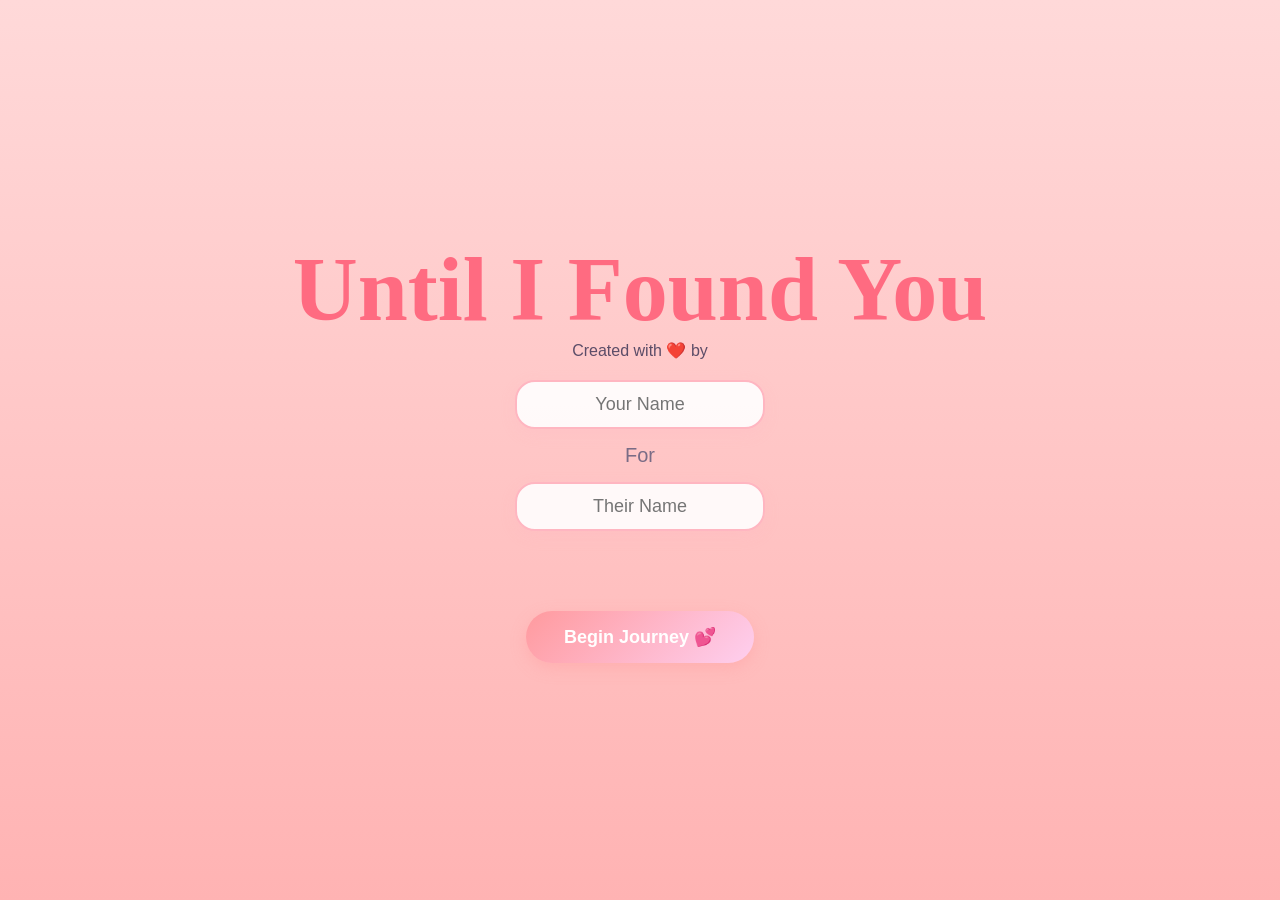
<file: index.html>
<!DOCTYPE html>

<html lang="en">

<head>
<meta charset="UTF-8">
<meta name="viewport" content="width=device-width, initial-scale=1.0">

<title>
Until I Found You
</title>


<link rel="stylesheet" href="css/style.css">


</head>


<body>


<div class="stars"></div>



<div class="hero">


<h1>
Until I Found You
</h1>


<p>
Created with ❤️ by
</p>


<div id="name-display" style="display:none;">
<h2 id="sender"></h2>

<p>
For
</p>

<h2 id="receiver"></h2>
</div>

<div id="name-inputs" style="display:none; margin: 20px 0; flex-direction: column; gap: 15px; align-items: center;">
<input type="text" id="input-sender" placeholder="Your Name" class="name-input">
<span style="color:#7a6c86; font-size: 20px;">For</span>
<input type="text" id="input-receiver" placeholder="Their Name" class="name-input">
</div>



<button onclick="startJourney()">

Begin Journey 💕

</button>



</div>



<script src="js/cursor.js"></script>
<script src="js/script.js"></script>


</body>

</html>
</file>
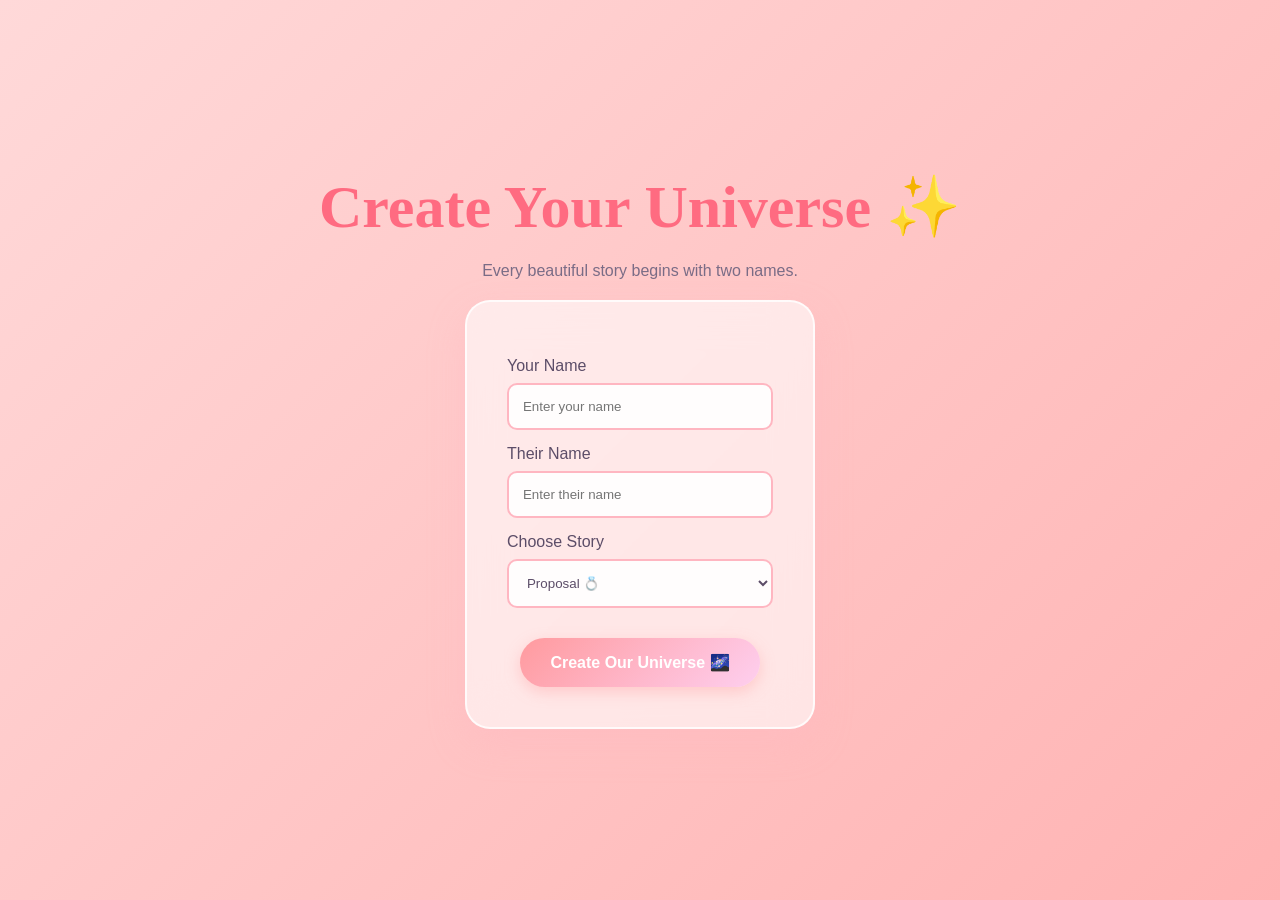
<file: create.html>
<!DOCTYPE html>
<html lang="en">

<head>

<meta charset="UTF-8">
<meta name="viewport" content="width=device-width, initial-scale=1.0">

<title>Create Your Story</title>

<link rel="stylesheet" href="css/create.css">

</head>


<body>


<div class="stars"></div>


<div class="container">


<h1>
Create Your Universe ✨
</h1>


<p>
Every beautiful story begins with two names.
</p>



<div class="card">


<label>
Your Name
</label>

<input 
id="sender"
placeholder="Enter your name">


<label>
Their Name
</label>

<input 
id="receiver"
placeholder="Enter their name">



<label for="story">
Choose Story
</label>


<select id="story">

<option value="proposal">
Proposal 💍
</option>

<option value="love">
Love Letter ❤️
</option>

<option value="anniversary">
Anniversary 🌹
</option>

<option value="special">
Just Because ✨
</option>

</select>


<button onclick="createStory()">

Create Our Universe 🌌

</button>


</div>


</div>



<script src="js/cursor.js"></script>
<script src="js/create.js"></script>


</body>

</html>
</file>
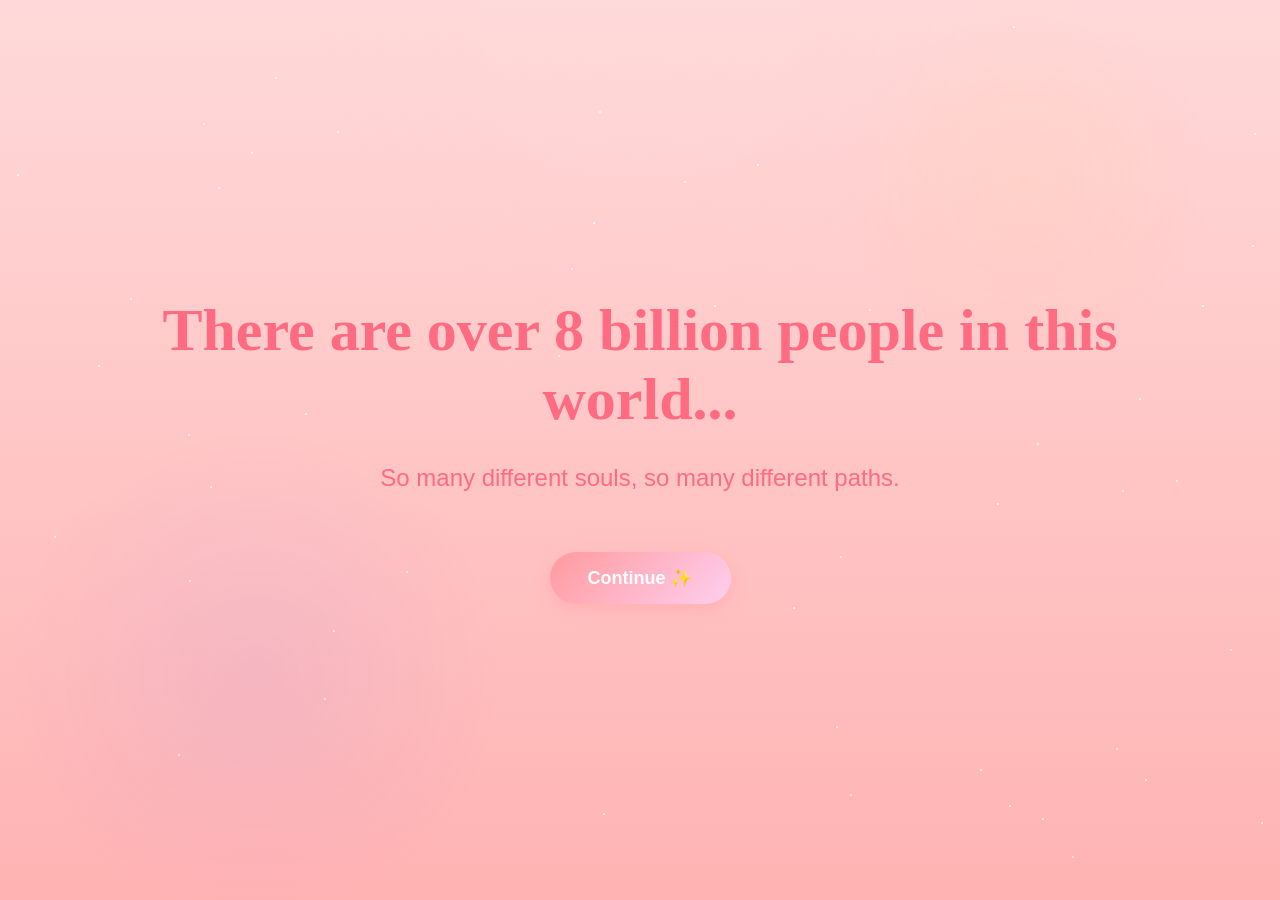
<file: pages/8billion.html>
<!DOCTYPE html>
<html lang="en">
<head>
    <meta charset="UTF-8">
    <meta name="viewport" content="width=device-width, initial-scale=1.0">
    <title>8 Billion People...</title>
    <link rel="stylesheet" href="../css/style.css">
    <style>
        .text-container {
            position: absolute;
            top: 50%;
            left: 50%;
            transform: translate(-50%, -50%);
            text-align: center;
            width: 80%;
        }
        h1 {
            font-size: 60px;
            color: var(--gold);
            margin-bottom: 30px;
            opacity: 0;
            animation: fadeIn 2s forwards;
        }
        p {
            font-size: 24px;
            color: var(--gold);
            opacity: 0;
            animation: fadeIn 2s forwards 1.5s;
        }
        @keyframes fadeIn {
            to { opacity: 1; }
        }
        .next-btn {
            opacity: 0;
            animation: fadeIn 2s forwards 3s;
        }
    </style>
</head>
<body>
    <div class="stars"></div>
    <div class="background"></div>

    <div class="text-container">
        <h1>There are over 8 billion people in this world...</h1>
        <p>So many different souls, so many different paths.</p>
        <button class="next-btn" onclick="nextPage()">Continue ✨</button>
    </div>

    <script src="../js/cursor.js"></script>
    <script>
        const params = new URLSearchParams(window.location.search);
        const sender = params.get("from");
        const receiver = params.get("to");
        
        // Add stars dynamically
        const starsContainer = document.querySelector('.stars');
        for (let i = 0; i < 50; i++) {
            let star = document.createElement('span');
            star.style.left = Math.random() * 100 + 'vw';
            star.style.top = Math.random() * 100 + 'vh';
            star.style.animationDelay = Math.random() * 2 + 's';
            starsContainer.appendChild(star);
        }

        function nextPage() {
            document.body.style.transition = "opacity 1s";
            document.body.style.opacity = "0";
            setTimeout(() => {
                window.location.href = `universe.html?from=${encodeURIComponent(sender)}&to=${encodeURIComponent(receiver)}`;
            }, 1000);
        }
    </script>
</body>
</html>
</file>
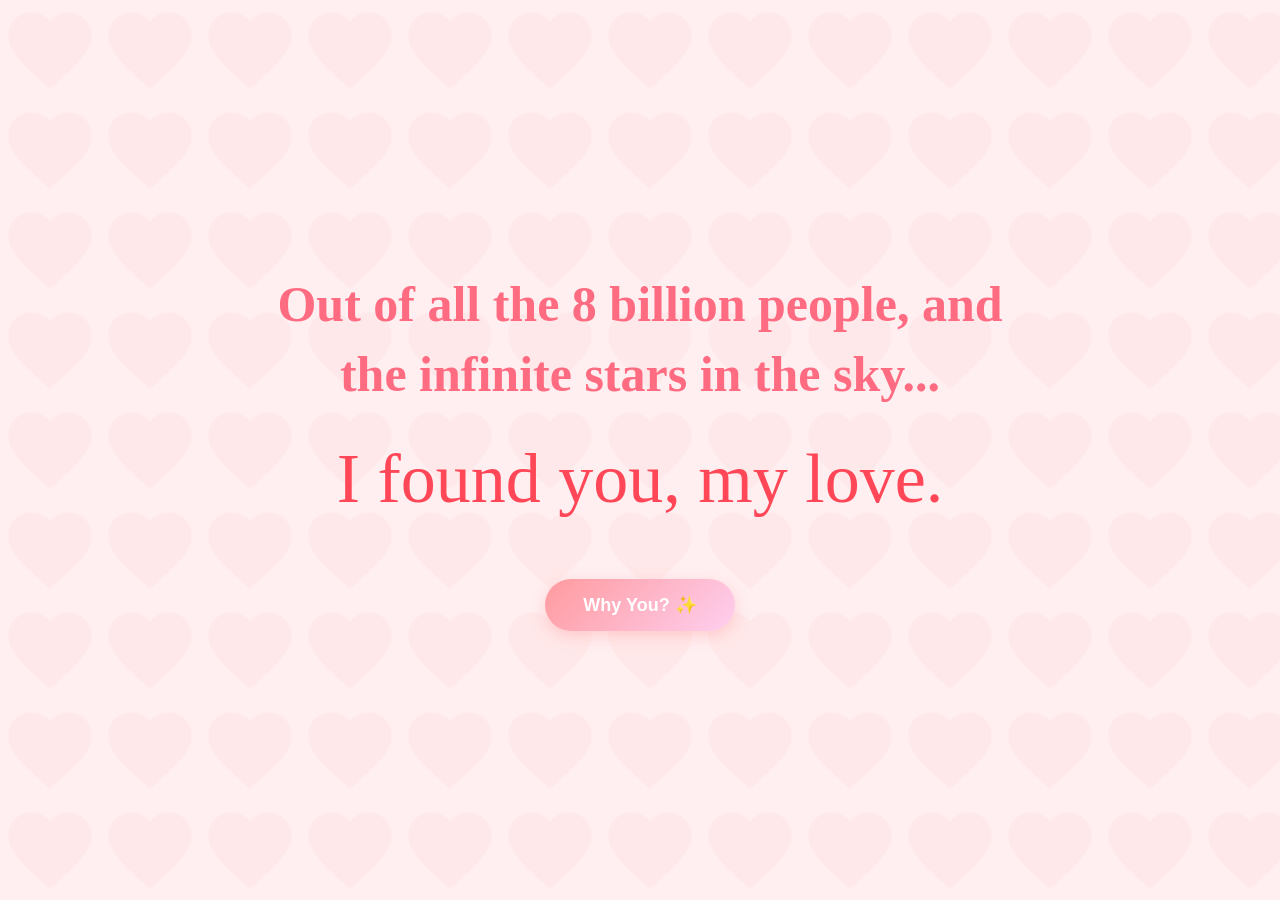
<file: pages/chosen.html>
<!DOCTYPE html>
<html lang="en">
<head>
    <meta charset="UTF-8">
    <meta name="viewport" content="width=device-width, initial-scale=1.0">
    <title>I Found You</title>
    <link rel="stylesheet" href="../css/style.css">
    <style>
        body {
            background: #ffeff1;
            transition: background 2s, opacity 1s;
            display: flex;
            flex-direction: column;
            justify-content: center;
            align-items: center;
            text-align: center;
        }
        h1 {
            font-size: 50px;
            color: #ff6b81;
            opacity: 0;
            animation: fadeUp 2s forwards 1s;
            max-width: 800px;
            line-height: 1.4;
        }
        h2 {
            font-size: 70px;
            color: #ff4757;
            margin-top: 30px;
            font-family: "Cormorant Garamond", serif;
            opacity: 0;
            animation: zoomIn 3s forwards 4s;
        }
        @keyframes fadeUp {
            from { opacity: 0; transform: translateY(30px); }
            to { opacity: 1; transform: translateY(0); }
        }
        @keyframes zoomIn {
            0% { opacity: 0; transform: scale(0.5); }
            50% { opacity: 1; transform: scale(1.1); }
            100% { opacity: 1; transform: scale(1); }
        }
        .btn-next {
            opacity: 0;
            animation: fadeUp 2s forwards 7s;
        }
        .heart-bg {
            position: absolute;
            inset: 0;
            background-image: url('data:image/svg+xml;utf8,<svg xmlns="http://www.w3.org/2000/svg" viewBox="0 0 24 24" fill="%23ffd5d5" opacity="0.3"><path d="M12 21.35l-1.45-1.32C5.4 15.36 2 12.28 2 8.5 2 5.42 4.42 3 7.5 3c1.74 0 3.41.81 4.5 2.09C13.09 3.81 14.76 3 16.5 3 19.58 3 22 5.42 22 8.5c0 3.78-3.4 6.86-8.55 11.54L12 21.35z"/></svg>');
            background-size: 100px 100px;
            z-index: -1;
            animation: panBg 20s linear infinite;
        }
        @keyframes panBg {
            0% { background-position: 0 0; }
            100% { background-position: 100px 100px; }
        }
    </style>
</head>
<body>
    <div class="heart-bg"></div>
    
    <h1>Out of all the 8 billion people, and the infinite stars in the sky...</h1>
    
    <h2>I found you, <span id="receiver-name"></span>.</h2>
    
    <button class="btn-next" onclick="nextPage()">Why You? ✨</button>

    <script src="../js/cursor.js"></script>
    <script>
        const params = new URLSearchParams(window.location.search);
        const sender = params.get("from");
        const receiver = params.get("to");
        
        document.getElementById('receiver-name').innerText = receiver || "my love";

        function nextPage() {
            document.body.style.opacity = '0';
            setTimeout(() => {
                window.location.href = `reasons.html?from=${encodeURIComponent(sender)}&to=${encodeURIComponent(receiver)}`;
            }, 1000);
        }
    </script>
</body>
</html>
</file>
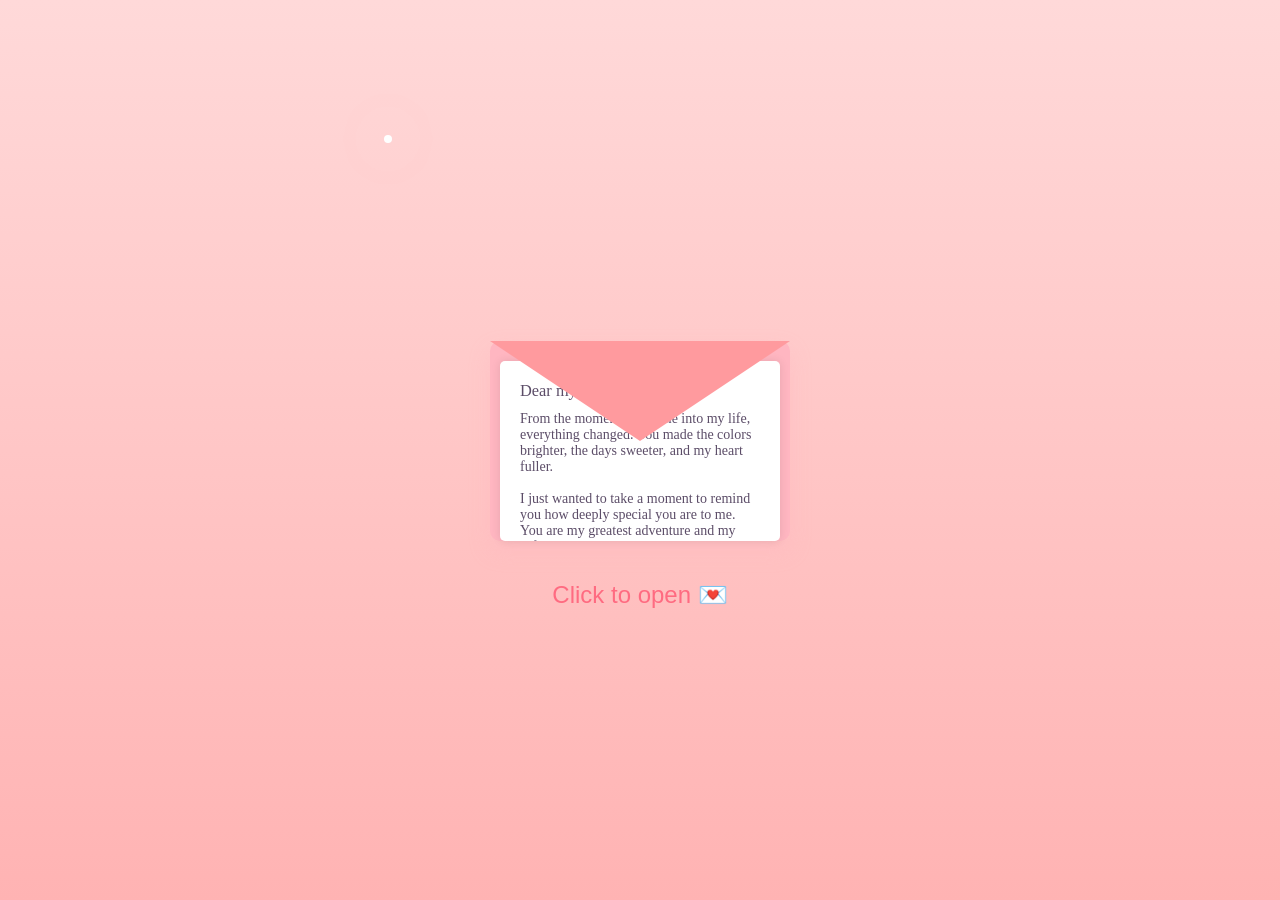
<file: pages/letter.html>
<!DOCTYPE html>
<html lang="en">
<head>
    <meta charset="UTF-8">
    <meta name="viewport" content="width=device-width, initial-scale=1.0">
    <title>A Letter For You</title>
    <link rel="stylesheet" href="../css/style.css">
    <style>
        body {
            background: linear-gradient(to bottom, #ffd9d9 0%, #ffb3b3 100%);
            display: flex;
            flex-direction: column;
            align-items: center;
            justify-content: center;
            transition: opacity 1s;
        }
        .envelope-container {
            position: relative;
            cursor: pointer;
            transition: transform 0.3s;
            margin-top: 50px;
        }
        .envelope-container:hover {
            transform: scale(1.05);
        }
        .envelope {
            width: 300px;
            height: 200px;
            background: #ffb6c1;
            position: relative;
            border-radius: 10px;
            box-shadow: 0 10px 20px rgba(255, 182, 193, 0.4);
            display: flex;
            align-items: center;
            justify-content: center;
            z-index: 2;
            transition: all 0.5s ease-in-out;
        }
        .envelope.open {
            background: transparent;
            box-shadow: none;
            pointer-events: none;
        }
        .envelope::before {
            content: '';
            position: absolute;
            top: 0;
            left: 0;
            border-top: 100px solid #ff9a9e;
            border-left: 150px solid transparent;
            border-right: 150px solid transparent;
            z-index: 3;
            transform-origin: top;
            transform: rotateX(0deg);
            transition: transform 0.5s ease-in-out;
        }
        .envelope.open::before {
            transform: rotateX(180deg);
            z-index: 1;
        }
        .letter {
            position: absolute;
            bottom: 0;
            width: 280px;
            height: 180px;
            background: white;
            border-radius: 5px;
            padding: 20px;
            box-shadow: 0 0 10px rgba(0,0,0,0.1);
            transition: all 0.5s ease-out;
            z-index: 1;
            overflow: auto;
            text-align: left;
            font-size: 14px;
            color: #5c4d68;
            font-family: 'Cormorant Garamond', serif;
        }
        .envelope.open .letter {
            position: fixed;
            top: 50%;
            left: 50%;
            transform: translate(-50%, -50%);
            bottom: auto;
            width: min(90vw, 420px);
            height: 450px;
            background: white;
            border-radius: 10px;
            padding: 30px;
            box-shadow: 0 0 30px rgba(0,0,0,0.15);
            z-index: 4;
            overflow-y: scroll;
            cursor: default;
            font-size: 16px;
        }
        .envelope.open .letter::-webkit-scrollbar {
            width: 8px;
        }
        .envelope.open .letter::-webkit-scrollbar-track {
            background: rgba(255, 182, 193, 0.1);
            border-radius: 10px;
        }
        .envelope.open .letter::-webkit-scrollbar-thumb {
            background: #ff9a9e;
            border-radius: 10px;
        }
        .envelope.open .letter::-webkit-scrollbar-thumb:hover {
            background: #ff6b81;
        }
        .instruction {
            margin-top: 40px;
            font-size: 24px;
            color: #ff6b81;
            animation: pulse 2s infinite;
        }
        @keyframes pulse {
            0% { opacity: 0.6; }
            50% { opacity: 1; }
            100% { opacity: 0.6; }
        }
        @keyframes fadeIn {
            from { opacity: 0; transform: translateY(20px); }
            to { opacity: 1; transform: translateY(0); }
        }
        .btn-next {
            display: none;
            opacity: 0;
            margin-top: 50px;
            z-index: 10;
            padding: 12px 24px;
            background: #ff6b81;
            color: white;
            border: none;
            border-radius: 25px;
            font-size: 18px;
            cursor: pointer;
            transition: all 0.3s;
        }
        .btn-next:hover {
            background: #ff5a6e;
            transform: scale(1.05);
        }
        .special-star {
            position: fixed;
            width: 8px;
            height: 8px;
            border-radius: 50%;
            background: white;
            opacity: 1;
            filter: drop-shadow(0 0 20px rgba(255,255,255,1)) drop-shadow(0 0 30px rgba(255,182,193,0.8));
            animation: specialStarTwinkle 2s infinite ease-in-out;
            z-index: 1;
            pointer-events: none;
        }
        @keyframes specialStarTwinkle {
            0%, 100% {
                opacity: 0.8;
                transform: scale(1);
            }
            50% {
                opacity: 1;
                transform: scale(1.6);
            }
        }
    </style>
</head>
<body>
    <div class="special-star" style="top: 15%; left: 30%;"></div>
    
    <div class="envelope-container" id="envelope-container" onclick="openEnvelope()">
        <div class="envelope" id="envelope">
            <div class="letter" id="letter">
                <h3 style="margin-bottom: 10px;">Dear <span id="receiver-name"></span>,</h3>
                <p>From the moment you came into my life, everything changed. You made the colors brighter, the days sweeter, and my heart fuller.</p>
                <br>
                <p>I just wanted to take a moment to remind you how deeply special you are to me. You are my greatest adventure and my safest home.</p>
                <br>
                <p>Forever yours💓,</p>
                <p><span id="sender-name"></span></p>
            </div>
        </div>
    </div>
    
    <div class="instruction" id="instruction">Click to open 💌</div>
    
    <button class="btn-next" id="btn-next" onclick="nextPage()">One last thing... 🥰</button>

    <script src="../js/cursor.js"></script>
    <script>
        const params = new URLSearchParams(window.location.search);
        const sender = params.get("from");
        const receiver = params.get("to");
        
        document.getElementById('receiver-name').innerText = receiver || "my love";
        document.getElementById('sender-name').innerText = sender || "me";

        let isOpen = false;
        function openEnvelope() {
            if (isOpen) return;
            isOpen = true;
            
            document.getElementById('envelope').classList.add('open');
            document.getElementById('instruction').style.display = 'none';
            
            setTimeout(() => {
                const btn = document.getElementById('btn-next');
                btn.style.display = 'block';
                setTimeout(() => {
                    btn.style.opacity = '1';
                    btn.style.animation = 'fadeIn 1s forwards';
                }, 50);
            }, 2000);
        }

        function nextPage() {
            document.body.style.opacity = '0';
            setTimeout(() => {
                window.location.href = `proposal.html?from=${encodeURIComponent(sender)}&to=${encodeURIComponent(receiver)}`;
            }, 1000);
        }
    </script>
</body>
</html>
</file>
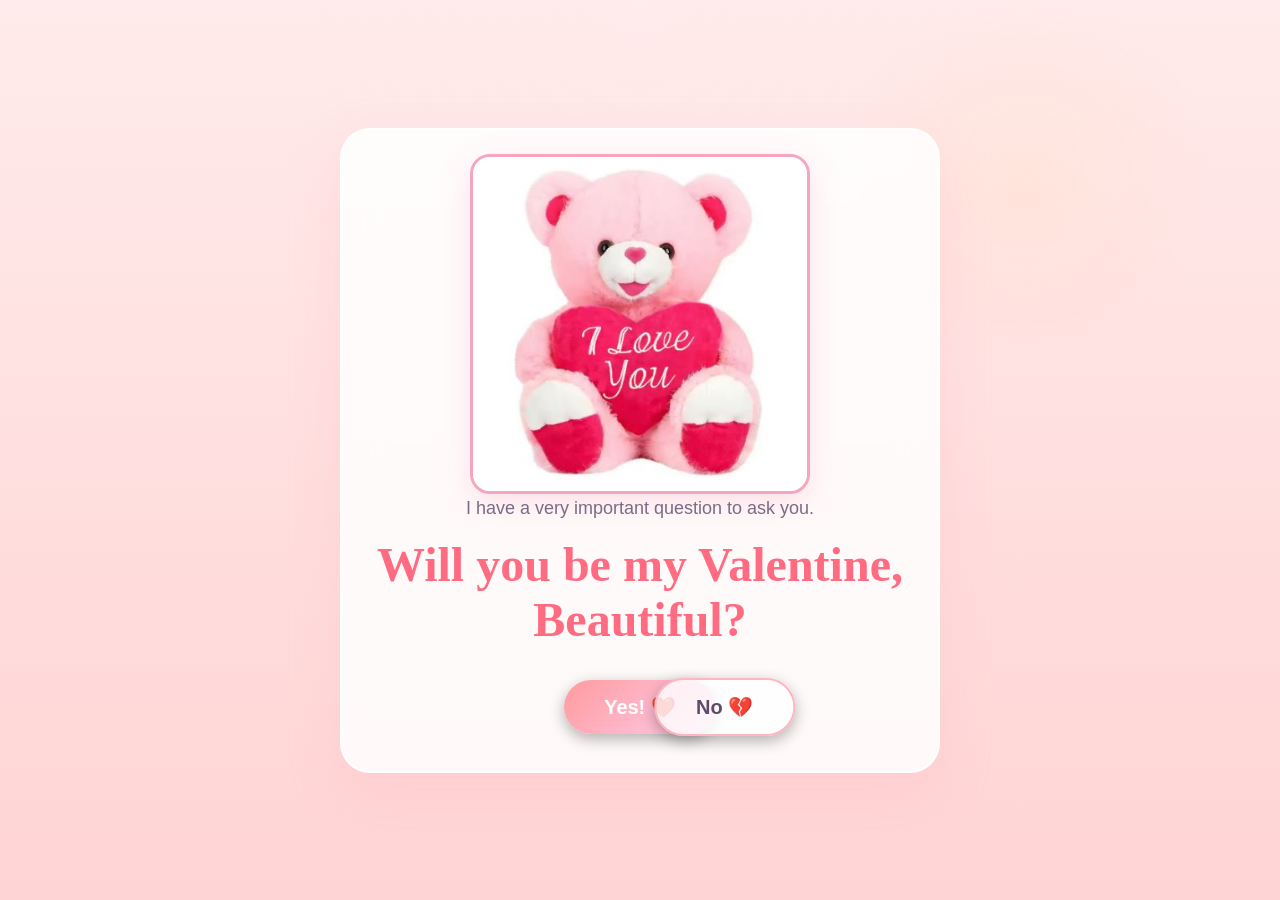
<file: pages/proposal.html>
<!DOCTYPE html>
<html lang="en">
<head>
    <meta charset="UTF-8">
    <meta name="viewport" content="width=device-width, initial-scale=1.0">
    <title>A Special Question...</title>
    <link rel="stylesheet" href="../css/proposal.css">
</head>
<body>
    <div class="stars"></div>
    <div class="background-hearts"></div>

    <div class="container fade-in">
        <div class="image-container">
            <img src="../assets/teddy_bear.jpg" id="main-image" alt="Teddy Bear with Flowers">
        </div>
        
        <p class="subtitle" id="subtitle-text">I have a very important question to ask you.</p>
        <h1 id="question">Hey <span id="receiver-name">there</span>...</h1>

        <div class="buttons" id="buttons-container">
            <button class="btn btn-yes" id="btn-yes" onclick="sayYes()">Yes! ❤️</button>
            <button class="btn btn-no" id="btn-no" onmouseover="moveNoButton()" onclick="moveNoButton()">No 💔</button>
        </div>
        
        <div class="hidden-message" id="hidden-message" style="display:none;">
            <h2>YAYYYY! I knew you'd say YES! ❤️</h2>
            <p>You've made <span id="sender-name">me</span> the happiest person in the universe!</p>
        </div>
    </div>

    <script src="../js/cursor.js"></script>
    <script src="../js/proposal.js"></script>
</body>
</html>
</file>
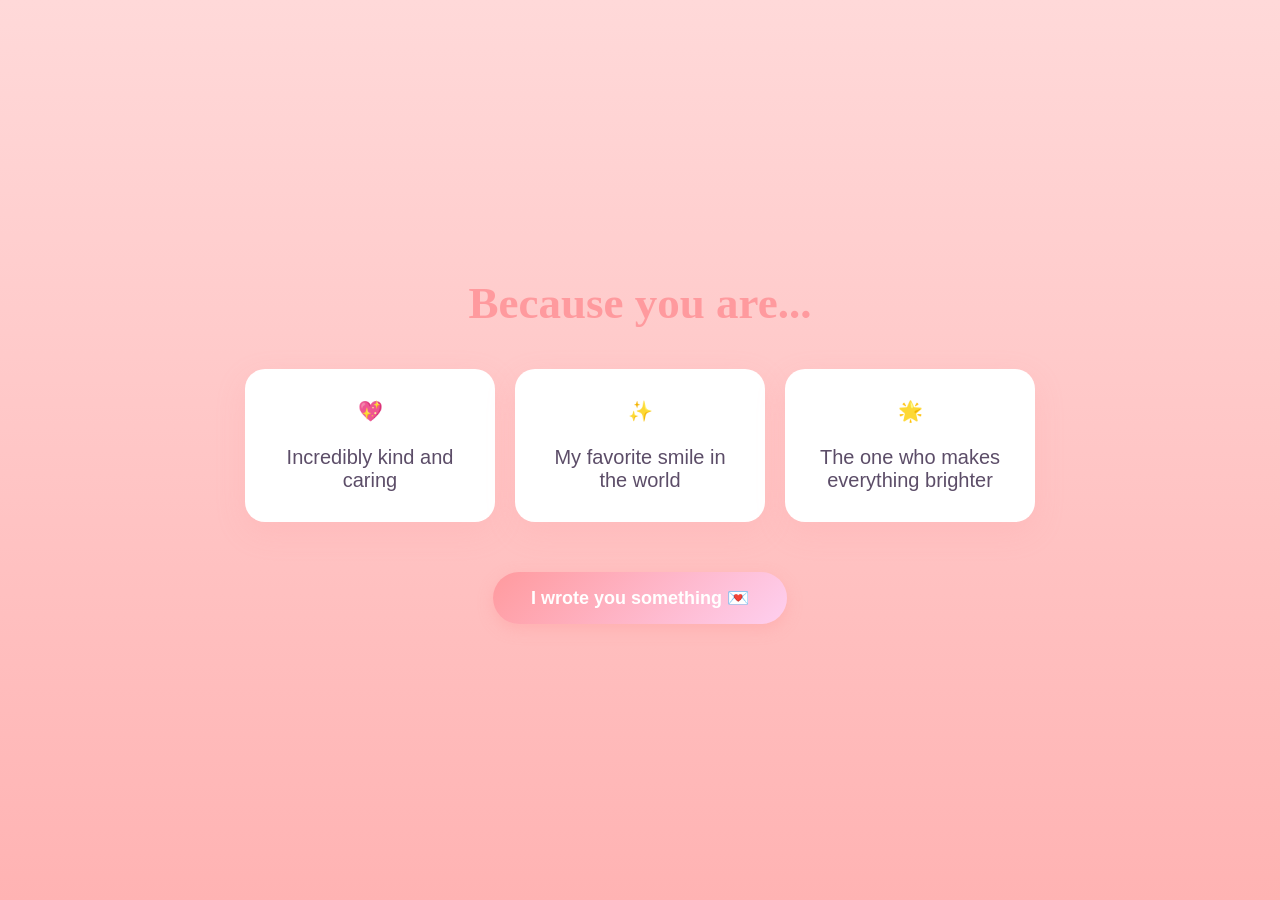
<file: pages/reasons.html>
<!DOCTYPE html>
<html lang="en">
<head>
    <meta charset="UTF-8">
    <meta name="viewport" content="width=device-width, initial-scale=1.0">
    <title>Why You're Special</title>
    <link rel="stylesheet" href="../css/style.css">
    <style>
        body {
            background: linear-gradient(to bottom, #ffd9d9 0%, #ffb3b3 100%);
            display: flex;
            flex-direction: column;
            align-items: center;
            justify-content: center;
            transition: opacity 1s;
        }
        h1 {
            font-size: 45px;
            color: #ff9a9e;
            margin-bottom: 40px;
            animation: fadeIn 2s forwards;
            opacity: 0;
        }
        .reasons-container {
            display: flex;
            flex-wrap: wrap;
            gap: 20px;
            justify-content: center;
            max-width: 900px;
        }
        .reason-card {
            background: white;
            padding: 30px;
            border-radius: 20px;
            box-shadow: 0 10px 30px rgba(255, 154, 158, 0.2);
            width: 250px;
            text-align: center;
            font-size: 20px;
            color: #5c4d68;
            opacity: 0;
            transform: translateY(30px);
            transition: transform 0.3s;
        }
        .reason-card:hover {
            transform: translateY(-10px) scale(1.05) !important;
            box-shadow: 0 15px 40px rgba(255, 154, 158, 0.4);
        }
        
        @keyframes popIn {
            to { opacity: 1; transform: translateY(0); }
        }
        
        .btn-next {
            margin-top: 50px;
            opacity: 0;
            animation: fadeIn 2s forwards 5s;
        }
        @keyframes fadeIn {
            to { opacity: 1; }
        }
    </style>
</head>
<body>
    <div class="hearts"></div>
    
    <h1>Because you are...</h1>
    
    <div class="reasons-container">
        <div class="reason-card" style="animation: popIn 1s forwards 1s;">
            💖<br><br>Incredibly kind and caring
        </div>
        <div class="reason-card" style="animation: popIn 1s forwards 2s;">
            ✨<br><br>My favorite smile in the world
        </div>
        <div class="reason-card" style="animation: popIn 1s forwards 3s;">
            🌟<br><br>The one who makes everything brighter
        </div>
    </div>
    
    <button class="btn-next" onclick="nextPage()">I wrote you something 💌</button>

    <script src="../js/cursor.js"></script>
    <script>
        const params = new URLSearchParams(window.location.search);
        const sender = params.get("from");
        const receiver = params.get("to");
        
        // Add floating hearts
        const heartsContainer = document.querySelector('.hearts');
        for (let i = 0; i < 15; i++) {
            let heart = document.createElement('span');
            heart.innerText = '❤';
            heart.style.left = Math.random() * 100 + 'vw';
            heart.style.animationDelay = Math.random() * 5 + 's';
            heartsContainer.appendChild(heart);
        }

        function nextPage() {
            document.body.style.opacity = '0';
            setTimeout(() => {
                window.location.href = `letter.html?from=${encodeURIComponent(sender)}&to=${encodeURIComponent(receiver)}`;
            }, 1000);
        }
    </script>
</body>
</html>
</file>
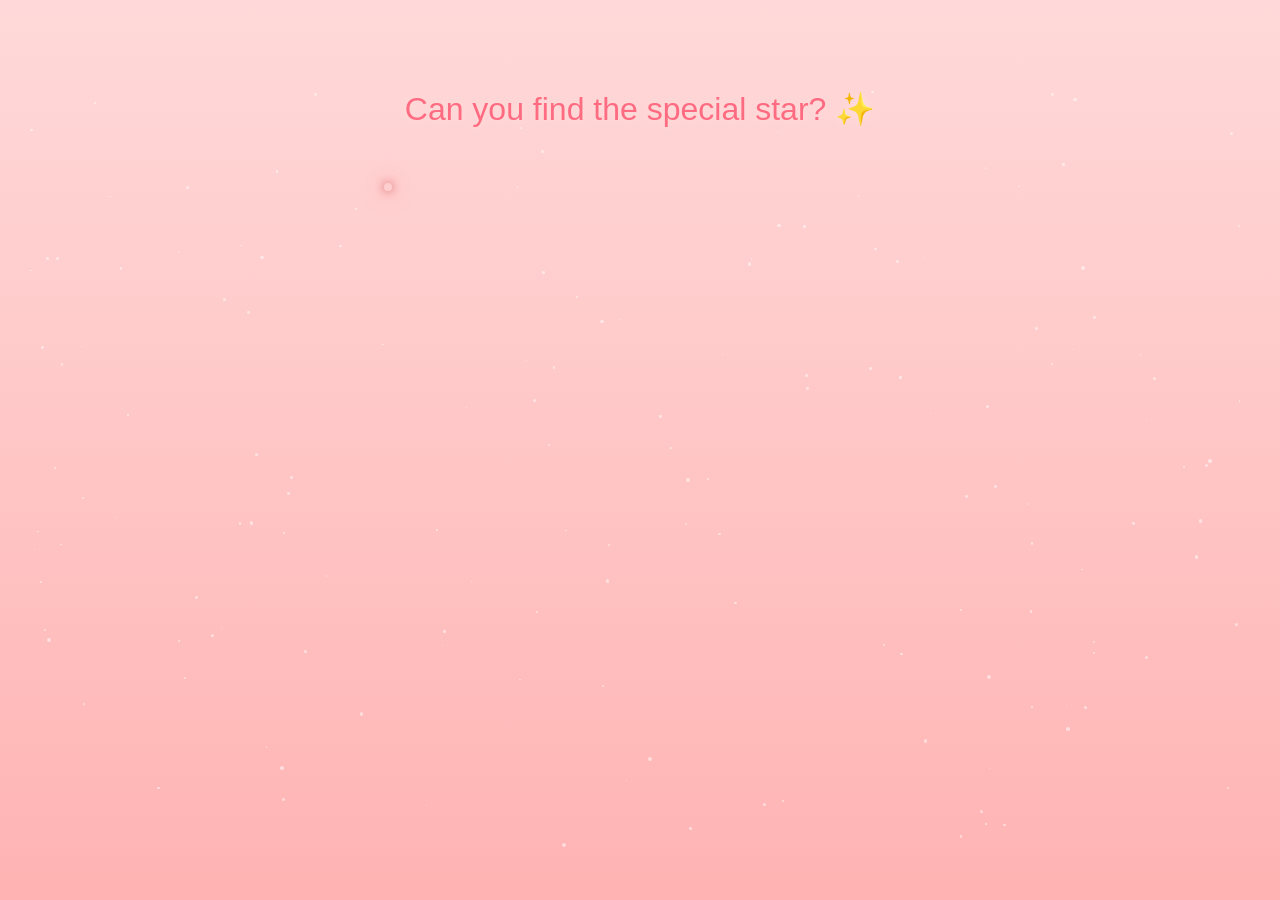
<file: pages/search.html>
<!DOCTYPE html>
<html lang="en">
<head>
    <meta charset="UTF-8">
    <meta name="viewport" content="width=device-width, initial-scale=1.0">
    <title>Find the Special Star</title>
    <link rel="stylesheet" href="../css/style.css">
    <style>
        body {
            background: linear-gradient(to bottom, #ffd9d9 0%, #ffb3b3 100%);
            color: #5c4d68;
            overflow: hidden;
            transition: opacity 1s;
        }
        .instruction {
            position: absolute;
            top: 10%;
            left: 50%;
            transform: translateX(-50%);
            font-size: 32px;
            text-align: center;
            opacity: 0;
            animation: fadeIn 2s forwards;
            z-index: 20;
            pointer-events: none;
            color: var(--gold);
            text-shadow: 0 0 10px rgba(255,255,255,0.3);
        }
        @keyframes fadeIn {
            to { opacity: 1; }
        }
        .sky {
            position: absolute;
            inset: 0;
        }
        .normal-star {
            position: absolute;
            background: white;
            border-radius: 50%;
            opacity: 0.5;
            transition: 0.3s;
        }
        .normal-star:hover {
            opacity: 0.8;
            transform: scale(1.5);
        }
        .special-star {
            position: absolute;
            width: 8px;
            height: 8px;
            background: #ffcfcf;
            border-radius: 50%;
            cursor: pointer;
            box-shadow: 0 0 10px #d25c60, 0 0 20px #ff9a9e, 0 0 30px #ff9a9e;
            animation: pulse 2s infinite;
            z-index: 10;
        }
        .special-star:hover {
            transform: scale(2);
            box-shadow: 0 0 20px #d25c60, 0 0 40px #ff9a9e, 0 0 60px #ff9a9e, 0 0 80px white;
        }
        @keyframes pulse {
            0% { transform: scale(1); opacity: 0.8; }
            50% { transform: scale(1.5); opacity: 1; }
            100% { transform: scale(1); opacity: 0.8; }
        }
        .flare {
            position: absolute;
            inset: 0;
            background: radial-gradient(circle at center, white 0%, #d25c60 20%, transparent 70%);
            opacity: 0;
            pointer-events: none;
            z-index: 100;
            transition: opacity 1.5s;
        }
    </style>
</head>
<body>
    <div class="instruction">Can you find the special star? ✨</div>
    <div class="sky" id="sky"></div>
    <div class="flare" id="flare"></div>

    <script src="../js/cursor.js"></script>
    <script>
        const params = new URLSearchParams(window.location.search);
        const sender = params.get("from");
        const receiver = params.get("to");

        const sky = document.getElementById('sky');

        // Create normal stars
        for(let i=0; i<150; i++){
            let star = document.createElement('div');
            star.className = 'normal-star';
            let size = Math.random() * 3 + 1;
            star.style.width = size + 'px';
            star.style.height = size + 'px';
            star.style.left = Math.random() * 95 + 2 + 'vw';
            star.style.top = Math.random() * 85 + 10 + 'vh';
            
            // Randomly animate some normal stars to twinkle lightly
            star.style.animation = `starTwinkle ${Math.random()*4 + 2}s infinite alternate`;
            
            sky.appendChild(star);
        }

        // Create the special star
        const specialStar = document.createElement('div');
        specialStar.className = 'special-star';
        
        // Place it somewhere not too close to the edges
        specialStar.style.left = (Math.random() * 60 + 20) + 'vw';
        specialStar.style.top = (Math.random() * 60 + 20) + 'vh';
        
        specialStar.onclick = function(e) {
            // Create a massive flare effect at the click position
            const flare = document.getElementById('flare');
            flare.style.background = `radial-gradient(circle at ${e.clientX}px ${e.clientY}px, white 0%, #ff9a9e 20%, transparent 70%)`;
            flare.style.opacity = '1';
            
            setTimeout(() => {
                document.body.style.opacity = '0';
                setTimeout(() => {
                    window.location.href = `chosen.html?from=${encodeURIComponent(sender)}&to=${encodeURIComponent(receiver)}`;
                }, 1000);
            }, 1500);
        };
        
        sky.appendChild(specialStar);
    </script>
</body>
</html>
</file>
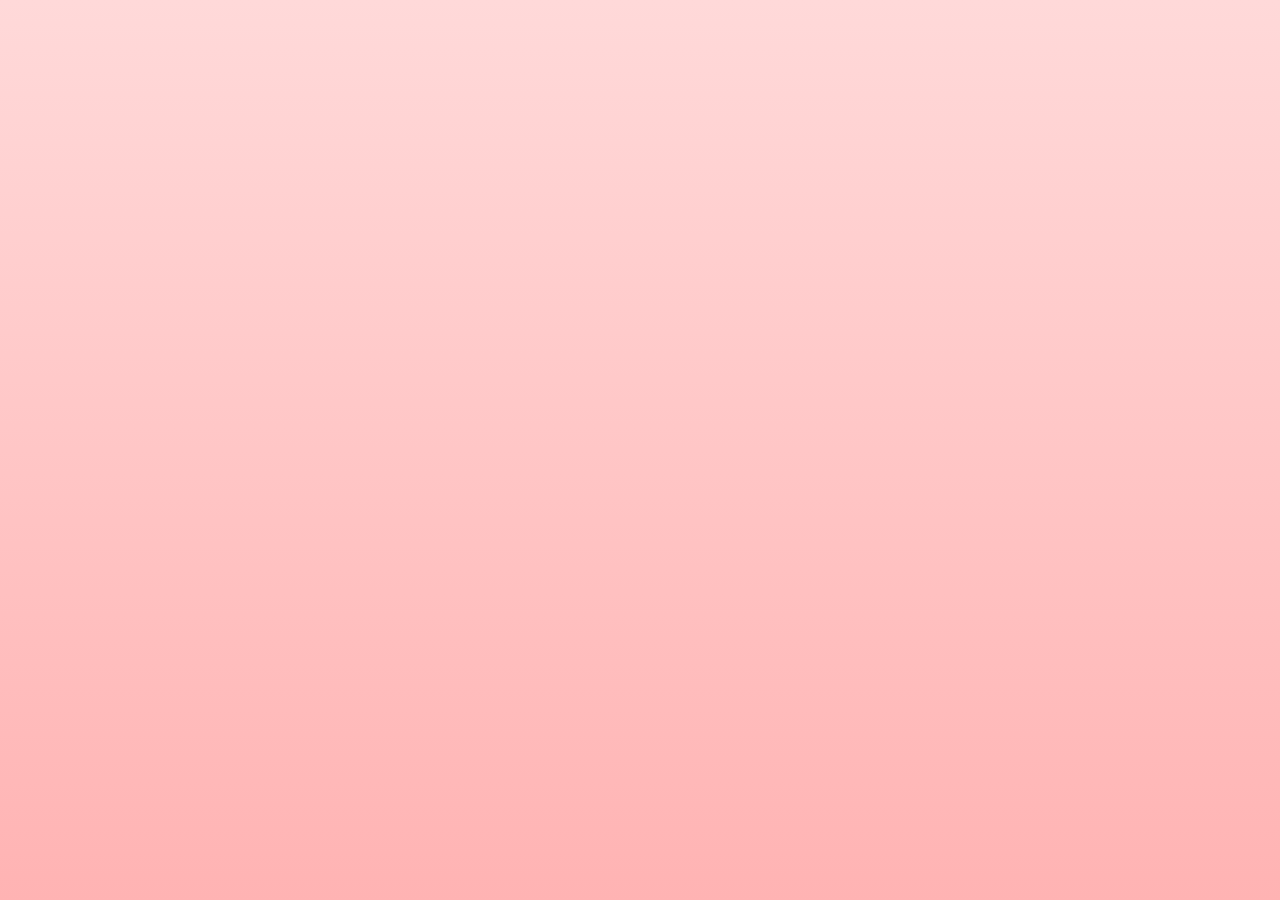
<file: pages/universe.html>
<!DOCTYPE html>
<html lang="en">
<head>
    <meta charset="UTF-8">
    <meta name="viewport" content="width=device-width, initial-scale=1.0">
    <title>The Universe of Stars</title>
    <link rel="stylesheet" href="../css/style.css">
    <style>
        body {
            background: linear-gradient(to bottom, #ffd9d9 0%, #ffb3b3 100%);
            color: #5c4d68;
            transition: background 2s ease;
        }
        .text-container {
            position: absolute;
            top: 50%;
            left: 50%;
            transform: translate(-50%, -50%);
            text-align: center;
            width: 80%;
            z-index: 10;
        }
        h1 {
            font-size: 50px;
            color: var(--gold);
            text-shadow: 0 0 20px rgba(255, 182, 193, 0.5);
            margin-bottom: 30px;
            opacity: 0;
            animation: fadeInOut 5s forwards;
        }
        .stars span {
            background: #fff;
            box-shadow: 0 0 10px #fff, 0 0 20px #fff;
        }
        @keyframes fadeInOut {
            0% { opacity: 0; transform: scale(0.9); }
            20% { opacity: 1; transform: scale(1); }
            80% { opacity: 1; transform: scale(1); }
            100% { opacity: 0; transform: scale(1.1); }
        }
    </style>
</head>
<body>
    <div class="stars" id="galaxy"></div>

    <div class="text-container">
        <h1 id="universe-text">And an infinite universe of stars...</h1>
    </div>

    <script src="../js/cursor.js"></script>
    <script>
        const params = new URLSearchParams(window.location.search);
        const sender = params.get("from");
        const receiver = params.get("to");
        
        // Generate a dense galaxy
        const galaxy = document.getElementById('galaxy');
        for (let i = 0; i < 200; i++) {
            let star = document.createElement('span');
            star.style.left = Math.random() * 100 + 'vw';
            star.style.top = Math.random() * 100 + 'vh';
            
            // Center clustering
            let size = Math.random() * 3;
            star.style.width = size + 'px';
            star.style.height = size + 'px';
            
            star.style.animationDelay = Math.random() * 5 + 's';
            star.style.animationDuration = (Math.random() * 3 + 2) + 's';
            galaxy.appendChild(star);
        }

        const texts = [
            "And an infinite universe of stars...",
            "But among all of them...",
            "There's only one that shines the brightest for me."
        ];
        
        const textElement = document.getElementById('universe-text');
        let currentIndex = 0;

        textElement.addEventListener('animationend', (e) => {
            if (e.animationName === 'fadeInOut') {
                currentIndex++;
                if (currentIndex < texts.length) {
                    textElement.innerText = texts[currentIndex];
                    textElement.style.animation = 'none';
                    textElement.offsetHeight; /* trigger reflow */
                    textElement.style.animation = 'fadeInOut 5s forwards';
                } else {
                    // Transition to next page
                    document.body.style.opacity = "0";
                    setTimeout(() => {
                        window.location.href = `search.html?from=${encodeURIComponent(sender)}&to=${encodeURIComponent(receiver)}`;
                    }, 1000);
                }
            }
        });
    </script>
</body>
</html>
</file>
<file: css/style.css>
*{
    margin:0;
    padding:0;
    box-sizing:border-box;
}

:root{

    --bg:#fde2e4;

    --gold:#ff6b81;

    --purple:#ff9a9e;

    --pink:#F4A6C1;

    --white:#ffffff;

}

body{

    overflow:hidden;

    background: linear-gradient(to bottom, #ffd9d9 0%, #ffb3b3 100%);

    color: #5c4d68;

    font-family:Poppins,sans-serif;

    height:100vh;

}

.background{

    position:fixed;

    inset:0;

    overflow:hidden;

    z-index:0;

    pointer-events:none;

}

.background::before{

    content:"";

    position:absolute;

    inset:0;

    background:radial-gradient(circle at top,rgba(255,255,255,.05),transparent 30%),

                radial-gradient(circle at 80% 20%,rgba(255,209,102,.08),transparent 15%),

                radial-gradient(circle at 20% 75%,rgba(128,110,255,.08),transparent 20%);

}

.stars,

.hearts{

    position:absolute;

    inset:0;

}

.stars span{

    position:absolute;

    width:2px;

    height:2px;

    border-radius:50%;

    background:white;

    opacity:.8;

    filter:drop-shadow(0 0 8px rgba(255,255,255,.6));

    animation:starTwinkle 3.8s infinite ease-in-out;

}

.hearts span{

    position:absolute;

    top:0;

    left:0;

    font-size:24px;

    opacity:.6;

    color: #ff9a9e;

    pointer-events:none;

    animation:heartFloat 5.2s linear forwards;

    text-shadow:0 0 12px rgba(255,255,255,.22);

}

@keyframes starTwinkle{

    0%,100%{

        opacity:.35;

        transform:scale(1);

    }

    50%{

        opacity:1;

        transform:scale(1.4);

    }

}

@keyframes heartFloat{

    0%{

        transform:translateY(0) scale(1);

        opacity:.32;

    }

    50%{

        opacity:.22;

    }

    100%{

        transform:translateY(-320px) scale(1.2);

        opacity:0;

    }

}

.hero{

    position:relative;

    z-index:10;

    height:100vh;

    display:flex;

    flex-direction:column;

    justify-content:center;

    align-items:center;

    text-align:center;

    padding:20px;

}

h1{

    font-family:"Cormorant Garamond",serif;

    font-size:90px;

    color:var(--gold);

}

h2{

    font-weight:300;

}

h3{

    font-weight:300;

}

#typing{

    margin-top:40px;

    font-size:24px;

    color: #7a6c86;

    height:35px;

}

button{

    margin-top:60px;

    padding:15px 38px;

    border:none;

    border-radius:40px;

    background: linear-gradient(135deg, #ff9a9e 0%, #fecfef 100%);

    color:white;

    font-weight: bold;

    cursor:pointer;

    font-size:18px;

    transition:.4s;

    box-shadow: 0 5px 15px rgba(255, 154, 158, 0.4);

}

button:hover{

    transform:translateY(-5px) scale(1.05);

    box-shadow: 0 10px 25px rgba(255, 154, 158, 0.6);

}

.fade{

    opacity:0;

    animation:fadeUp 1.2s forwards;

}

.delay1{animation-delay:1s;}
.delay2{animation-delay:2s;}
.delay3{animation-delay:3.5s;}
.delay4{animation-delay:7s;}

@keyframes fadeUp{

    from{

        opacity:0;

        transform:translateY(30px);

    }

    to{

        opacity:1;

        transform:translateY(0);

    }
}
/* Sparkle Container */

#sparkle-container{

    position:fixed;

    inset:0;

    pointer-events:none;

    overflow:hidden;

    z-index:9999;

}

/* Individual Sparkle */

.sparkle{

    position:absolute;

    font-size:14px;

    animation:sparkleFloat .8s linear forwards;

    filter:drop-shadow(0 0 8px white);

}

@keyframes sparkleFloat{

    0%{

        opacity:1;

        transform:translate(-50%,-50%) scale(.5);

    }

    100%{

        opacity:0;

        transform:translate(-50%,-90px) scale(1.8);

    }

}

.name-input {
    width: 250px;
    padding: 12px 20px;
    border-radius: 20px;
    border: 2px solid #ffb6c1;
    background: rgba(255, 255, 255, 0.9);
    color: #5c4d68;
    font-size: 18px;
    text-align: center;
    font-family: Poppins, sans-serif;
    outline: none;
    transition: 0.3s;
    box-shadow: 0 5px 15px rgba(255, 182, 193, 0.2);
}

.name-input:focus {
    border-color: #ff6b81;
    box-shadow: 0 5px 15px rgba(255, 107, 129, 0.4);
    transform: scale(1.02);
}
</file>
<file: css/create.css>
*{
margin:0;
padding:0;
box-sizing:border-box;
}


body{

height:100vh;

background: linear-gradient(135deg, #ffd9d9 0%, #ffb3b3 100%);

color: #5c4d68;

font-family:Poppins,sans-serif;

display:flex;

justify-content:center;

align-items:center;

}


.container{

text-align:center;

}


h1{

font-family:"Cormorant Garamond";

font-size:60px;

color: #ff6b81;

}


p{

margin:20px;

color: #7a6c86;

}



.card{

background: rgba(255, 255, 255, 0.6);
backdrop-filter: blur(20px);
-webkit-backdrop-filter: blur(20px);

padding:40px;

border-radius:25px;

width:350px;
border: 2px solid rgba(255, 255, 255, 0.8);
box-shadow: 0 15px 35px rgba(255, 182, 193, 0.4);
margin: 0 auto;
}



label{

display:block;

text-align:left;

margin-top:15px;

}


input,
select{


width:100%;

padding:14px;

margin-top:8px;

border-radius:10px;

border: 2px solid #ffb6c1;

background: rgba(255, 255, 255, 0.9);

color: #5c4d68;
outline: none;

}



button{

margin-top:30px;

padding:15px 30px;

border-radius:50px;

border:none;

background: linear-gradient(135deg, #ff9a9e 0%, #fecfef 100%);

color:white;

font-size:16px;
font-weight: bold;
box-shadow: 0 5px 15px rgba(255, 154, 158, 0.4);

cursor:pointer;

transition:.3s;

}


button:hover{

transform:scale(1.05);

box-shadow:
0 0 25px #FFD166;

}
</file>
<file: css/proposal.css>
* {
    margin: 0;
    padding: 0;
    box-sizing: border-box;
}

:root {
    --bg: #fde2e4;
    --gold: #ff6b81;
    --purple: #ff9a9e;
    --pink: #F4A6C1;
    --red: #FF4B4B;
    --green: #4CAF50;
    --white: #ffffff;
}

body {
    overflow: hidden;
    background: linear-gradient(to bottom, #ffebeb 0%, #ffd4d4 100%);
    color: #5c4d68;
    font-family: 'Poppins', sans-serif;
    height: 100vh;
    display: flex;
    justify-content: center;
    align-items: center;
    text-align: center;
}

.stars {
    position: fixed;
    inset: 0;
    z-index: 0;
    pointer-events: none;
    background: radial-gradient(circle at top, rgba(255,255,255,0.05), transparent 30%),
                radial-gradient(circle at 80% 20%, rgba(255,209,102,0.08), transparent 15%);
}

.container {
    position: relative;
    z-index: 10;
    background: rgba(255, 255, 255, 0.85);
    backdrop-filter: blur(20px);
    -webkit-backdrop-filter: blur(20px);
    border-radius: 30px;
    padding: 24px;
    max-width: 600px;
    width: 90%;
    border: 2px solid rgba(255, 255, 255, 0.9);
    box-shadow: 0 20px 50px rgba(255, 182, 193, 0.3);
}

.fade-in {
    opacity: 0;
    animation: fadeIn 1.5s forwards;
}

@keyframes fadeIn {
    from { opacity: 0; transform: translateY(20px); }
    to { opacity: 1; transform: translateY(0); }
}

.image-container img {
    width: min(90vw, 340px);
    height: min(90vw, 340px);
    object-fit: cover;
    border-radius: 20px;
    margin-bottom: 0px;
    box-shadow: 0 10px 30px rgba(244, 166, 193, 0.3);
    border: 3px solid var(--pink);
    transition: transform 0.3s ease;
}

.image-container img:hover {
    transform: scale(1.05);
}

h1 {
    font-family: "Cormorant Garamond", serif;
    font-size: 48px;
    color: var(--gold);
    margin-bottom: 10px;
}

.subtitle {
    font-size: 18px;
    color: #7a6c86;
    margin-bottom: 18px;
}

.buttons {
    display: flex;
    justify-content: center;
    align-items: center;
    gap: 20px;
    margin-top: 20px;
    position: relative;
    height: 80px; /* To prevent jumping when button moves */
}

.btn {
    padding: 15px 40px;
    border: none;
    border-radius: 50px;
    font-size: 20px;
    font-weight: bold;
    cursor: pointer;
    transition: all 0.3s ease;
    box-shadow: 0 5px 15px rgba(0, 0, 0, 0.3);
    position: relative;
}

.btn-yes {
    background: linear-gradient(135deg, #ff9a9e, #fecfef);
    color: white;
}

.btn-yes:hover {
    transform: translateY(-3px) scale(1.05);
    box-shadow: 0 10px 25px rgba(255, 75, 75, 0.6);
}

.btn-no {
    background: rgba(255, 255, 255, 0.8);
    color: #5c4d68;
    border: 2px solid #ffb6c1;
    position: absolute;
    right: 50%;
    transform: translateX(110%); /* initial position next to yes */
    max-width: min(90vw, 320px);
    white-space: normal;
    line-height: 1.2;
    text-align: center;
    display: inline-flex;
    justify-content: center;
    align-items: center;
}

.hidden-message h2 {
    font-family: "Cormorant Garamond", serif;
    font-size: 40px;
    color: var(--pink);
    margin-top: 0px;
}

.hidden-message p {
    font-size: 20px;
    font-weight: bold;
    color: #7a6c86;
    margin-top: 10px;
}

/* Sparkles for yes */
.sparkle-yes {
    position: absolute;
    width: 20px;
    height: 20px;
    background: radial-gradient(circle, var(--gold) 20%, transparent 70%);
    border-radius: 50%;
    pointer-events: none;
    animation: explode 1s ease-out forwards;
}

@keyframes explode {
    0% { transform: scale(0); opacity: 1; }
    100% { transform: scale(3) translate(var(--tx), var(--ty)); opacity: 0; }
}
</file>
